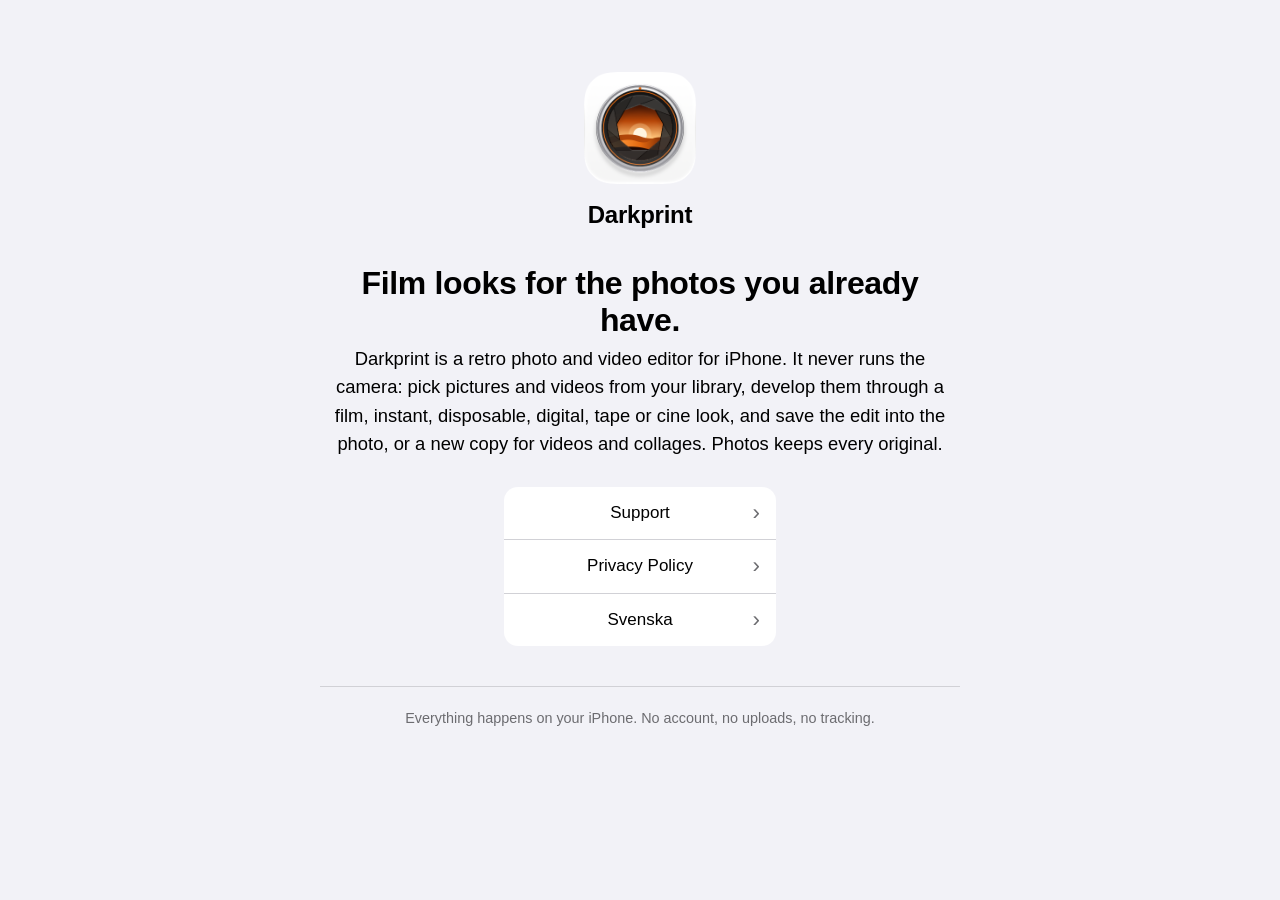
<file: index.html>
<!doctype html>
<html lang="en">
<head>
<meta charset="utf-8">
<meta name="viewport" content="width=device-width, initial-scale=1">
<title>Darkprint</title>
<meta name="description" content="A retro photo and video editor for iPhone. Support and privacy policy.">
<link rel="alternate" hreflang="en" href="./">
<link rel="alternate" hreflang="sv" href="sv/">
<link rel="icon" type="image/png" href="images/icon.png">
<link rel="icon" type="image/png" href="images/icon-dark.png" media="(prefers-color-scheme: dark)">
<link rel="stylesheet" href="style.css">
</head>
<body>
<main class="landing">
<div class="hero">
  <picture>
    <source srcset="images/icon-dark.png" media="(prefers-color-scheme: dark)">
    <img src="images/icon.png" width="112" height="112" alt="">
  </picture>
  <span class="name">Darkprint</span>
</div>
<h1>Film looks for the photos you already have.</h1>
<p class="lead">Darkprint is a retro photo and video editor for iPhone. It never runs the camera: pick pictures and videos from your library, develop them through a film, instant, disposable, digital, tape or cine look, and save the edit into the photo, or a new copy for videos and collages. Photos keeps every original.</p>
<div class="group">
  <a href="support/">Support</a>
  <a href="privacy/">Privacy Policy</a>
  <a href="sv/" hreflang="sv" lang="sv">Svenska</a>
</div>
<hr>
<footer>Everything happens on your iPhone. No account, no uploads, no tracking.</footer>
</main>
</body>
</html>
</file>
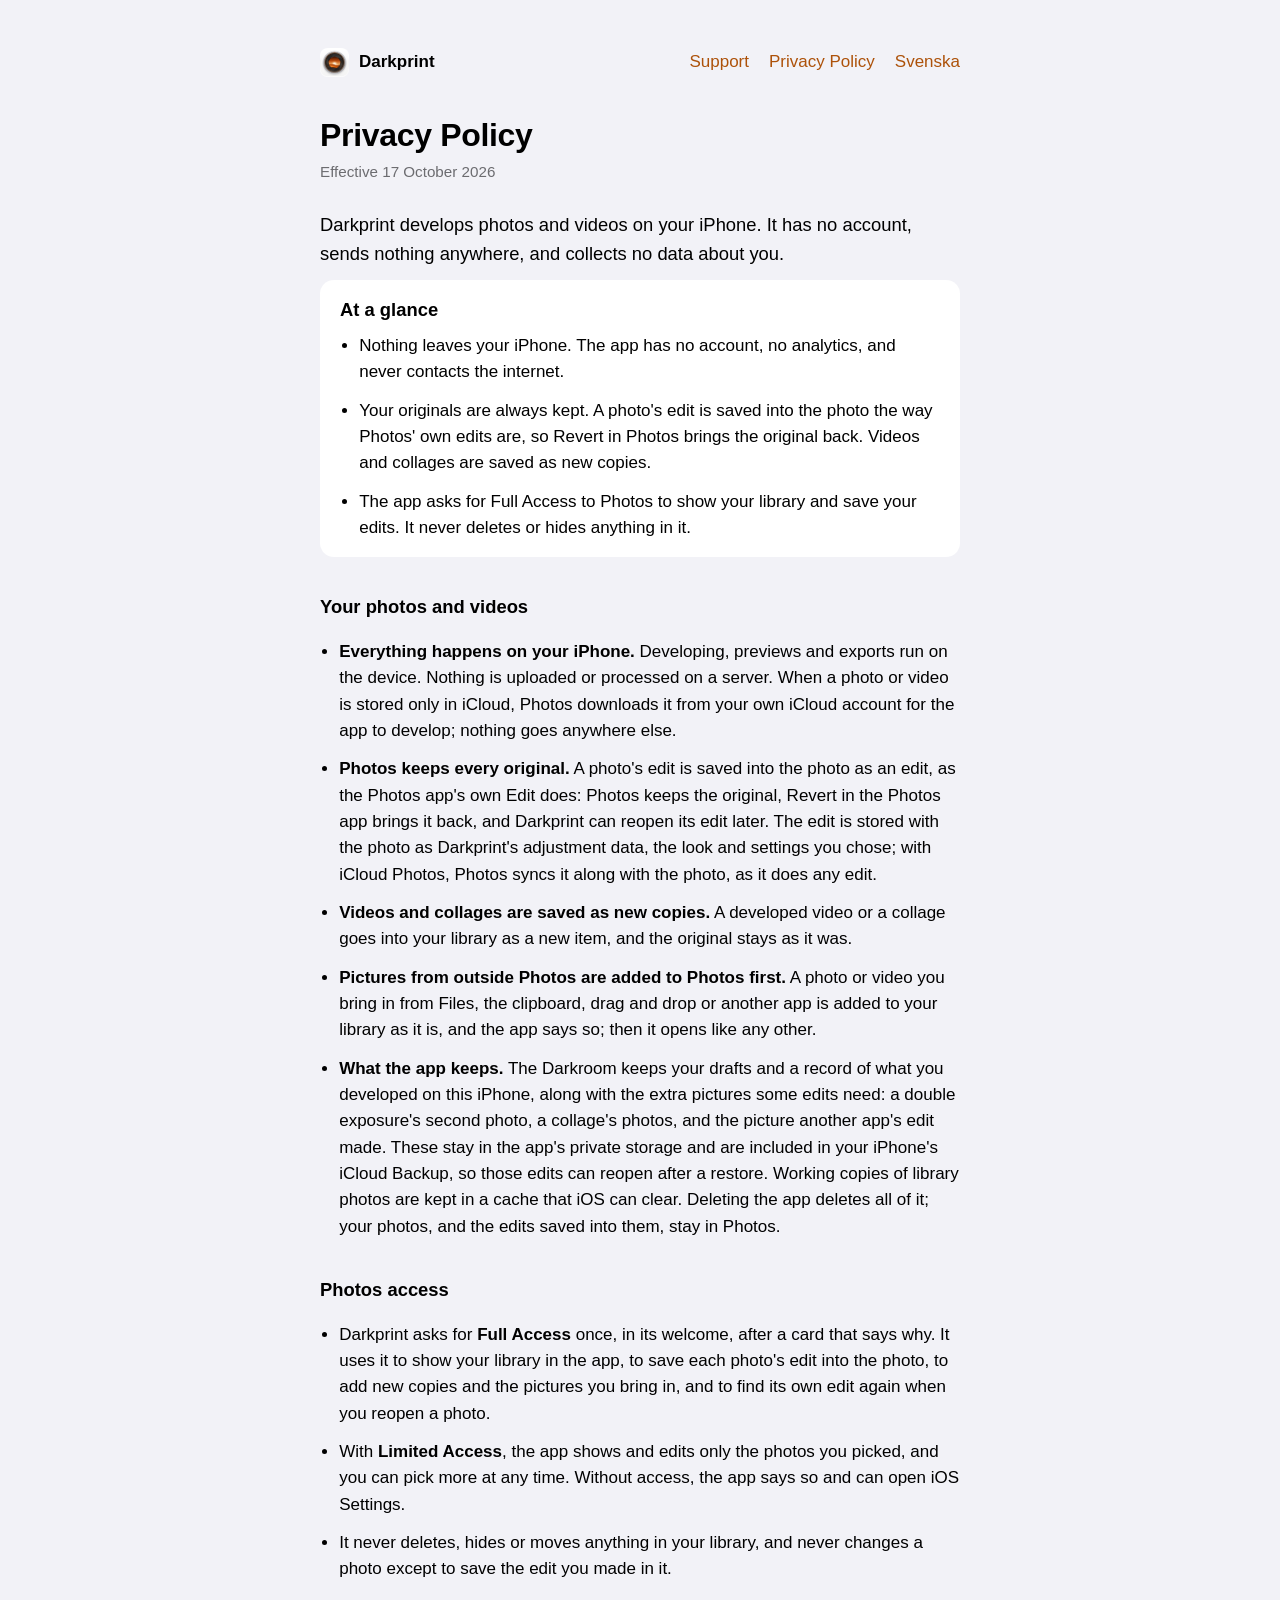
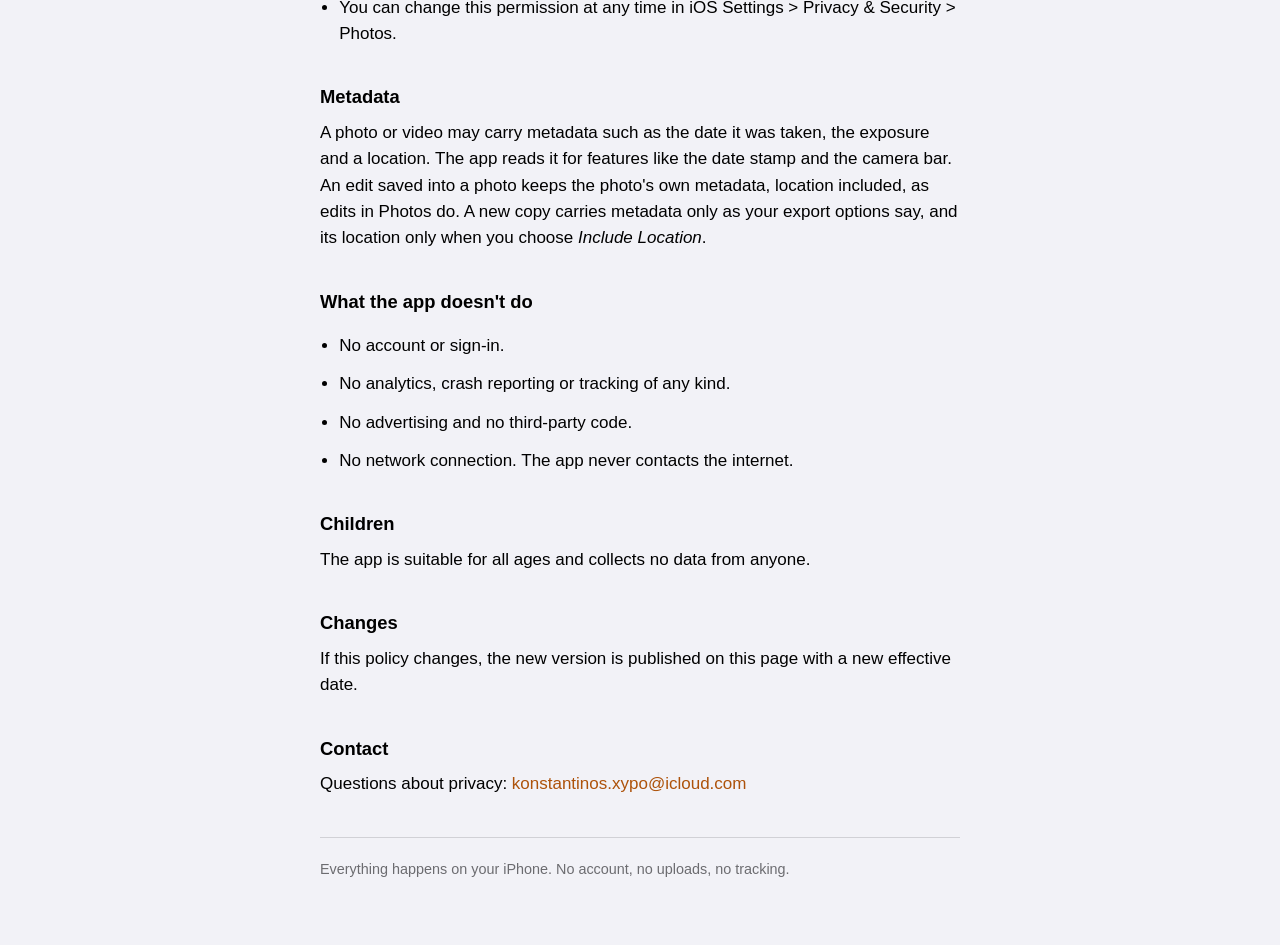
<file: privacy/index.html>
<!doctype html>
<html lang="en">
<head>
<meta charset="utf-8">
<meta name="viewport" content="width=device-width, initial-scale=1">
<title>Privacy Policy · Darkprint</title>
<meta name="description" content="Darkprint develops photos on your iPhone, sends nothing anywhere and collects no data.">
<link rel="alternate" hreflang="en" href="./">
<link rel="alternate" hreflang="sv" href="../sv/privacy/">
<link rel="icon" type="image/png" href="../images/icon.png">
<link rel="icon" type="image/png" href="../images/icon-dark.png" media="(prefers-color-scheme: dark)">
<link rel="stylesheet" href="../style.css">
</head>
<body>
<main>
<header>
  <a class="brand" href="../"><picture><source srcset="../images/icon-dark.png" media="(prefers-color-scheme: dark)"><img src="../images/icon.png" width="29" height="29" alt=""></picture>Darkprint</a>
  <nav><a href="../support/">Support</a><a href="../privacy/">Privacy Policy</a><a href="../sv/privacy/" hreflang="sv" lang="sv">Svenska</a></nav>
</header>
<h1>Privacy Policy</h1>
<p class="meta">Effective 17 October 2026</p>
<p class="lead">Darkprint develops photos and videos on your iPhone. It has no account, sends nothing anywhere, and collects no data about you.</p>

<section class="glance">
  <h2>At a glance</h2>
  <ul>
    <li>Nothing leaves your iPhone. The app has no account, no analytics, and never contacts the internet.</li>
    <li>Your originals are always kept. A photo's edit is saved into the photo the way Photos' own edits are, so Revert in Photos brings the original back. Videos and collages are saved as new copies.</li>
    <li>The app asks for Full Access to Photos to show your library and save your edits. It never deletes or hides anything in it.</li>
  </ul>
</section>

<h2>Your photos and videos</h2>
<ul>
  <li><strong>Everything happens on your iPhone.</strong> Developing, previews and exports run on the device. Nothing is uploaded or processed on a server. When a photo or video is stored only in iCloud, Photos downloads it from your own iCloud account for the app to develop; nothing goes anywhere else.</li>
  <li><strong>Photos keeps every original.</strong> A photo's edit is saved into the photo as an edit, as the Photos app's own Edit does: Photos keeps the original, Revert in the Photos app brings it back, and Darkprint can reopen its edit later. The edit is stored with the photo as Darkprint's adjustment data, the look and settings you chose; with iCloud Photos, Photos syncs it along with the photo, as it does any edit.</li>
  <li><strong>Videos and collages are saved as new copies.</strong> A developed video or a collage goes into your library as a new item, and the original stays as it was.</li>
  <li><strong>Pictures from outside Photos are added to Photos first.</strong> A photo or video you bring in from Files, the clipboard, drag and drop or another app is added to your library as it is, and the app says so; then it opens like any other.</li>
  <li><strong>What the app keeps.</strong> The Darkroom keeps your drafts and a record of what you developed on this iPhone, along with the extra pictures some edits need: a double exposure's second photo, a collage's photos, and the picture another app's edit made. These stay in the app's private storage and are included in your iPhone's iCloud Backup, so those edits can reopen after a restore. Working copies of library photos are kept in a cache that iOS can clear. Deleting the app deletes all of it; your photos, and the edits saved into them, stay in Photos.</li>
</ul>

<h2>Photos access</h2>
<ul>
  <li>Darkprint asks for <strong>Full Access</strong> once, in its welcome, after a card that says why. It uses it to show your library in the app, to save each photo's edit into the photo, to add new copies and the pictures you bring in, and to find its own edit again when you reopen a photo.</li>
  <li>With <strong>Limited Access</strong>, the app shows and edits only the photos you picked, and you can pick more at any time. Without access, the app says so and can open iOS Settings.</li>
  <li>It never deletes, hides or moves anything in your library, and never changes a photo except to save the edit you made in it.</li>
  <li>You can change this permission at any time in iOS Settings &gt; Privacy &amp; Security &gt; Photos.</li>
</ul>

<h2>Metadata</h2>
<p>A photo or video may carry metadata such as the date it was taken, the exposure and a location. The app reads it for features like the date stamp and the camera bar. An edit saved into a photo keeps the photo's own metadata, location included, as edits in Photos do. A new copy carries metadata only as your export options say, and its location only when you choose <em>Include Location</em>.</p>

<h2>What the app doesn't do</h2>
<ul>
  <li>No account or sign-in.</li>
  <li>No analytics, crash reporting or tracking of any kind.</li>
  <li>No advertising and no third-party code.</li>
  <li>No network connection. The app never contacts the internet.</li>
</ul>

<h2>Children</h2>
<p>The app is suitable for all ages and collects no data from anyone.</p>

<h2>Changes</h2>
<p>If this policy changes, the new version is published on this page with a new effective date.</p>

<h2>Contact</h2>
<p>Questions about privacy: <a href="mailto:konstantinos.xypo@icloud.com?subject=Darkprint%20privacy%20question&amp;body=Hello%2C%0A%0A">konstantinos.xypo@icloud.com</a></p>

<hr>
<footer>Everything happens on your iPhone. No account, no uploads, no tracking.</footer>
</main>
</body>
</html>
</file>
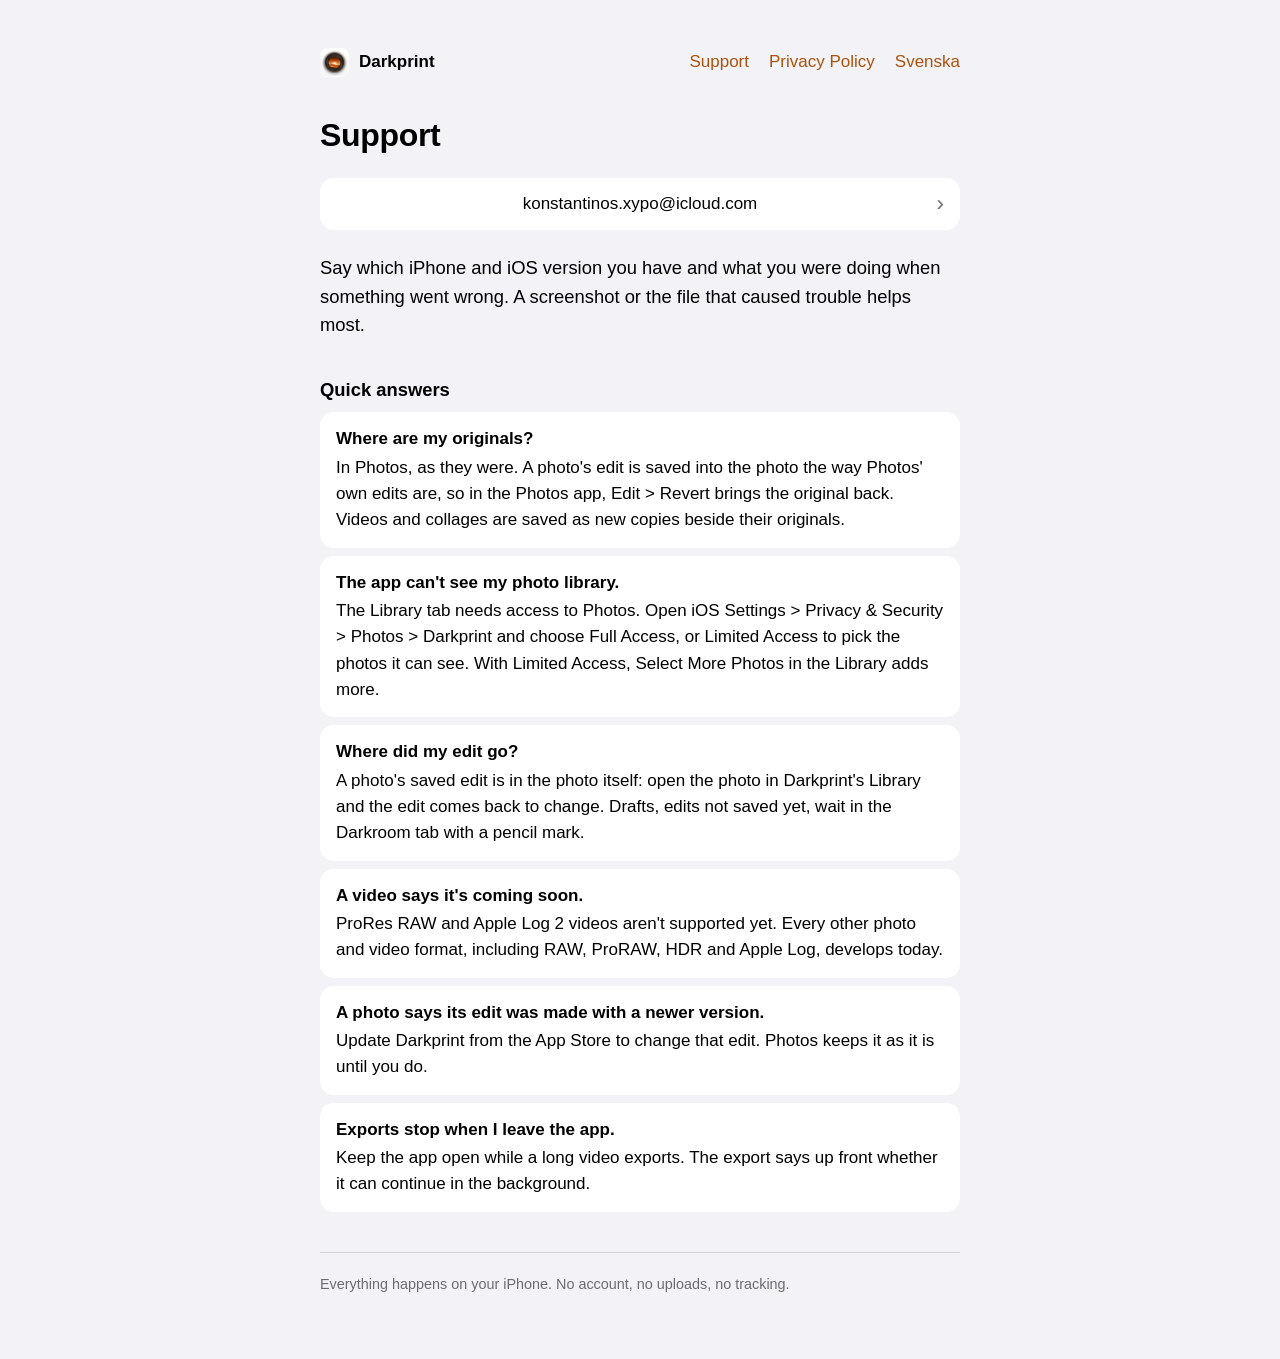
<file: support/index.html>
<!doctype html>
<html lang="en">
<head>
<meta charset="utf-8">
<meta name="viewport" content="width=device-width, initial-scale=1">
<title>Support · Darkprint</title>
<meta name="description" content="Get help with Darkprint, the retro photo and video editor for iPhone.">
<link rel="alternate" hreflang="en" href="./">
<link rel="alternate" hreflang="sv" href="../sv/support/">
<link rel="icon" type="image/png" href="../images/icon.png">
<link rel="icon" type="image/png" href="../images/icon-dark.png" media="(prefers-color-scheme: dark)">
<link rel="stylesheet" href="../style.css">
</head>
<body>
<main>
<header>
  <a class="brand" href="../"><picture><source srcset="../images/icon-dark.png" media="(prefers-color-scheme: dark)"><img src="../images/icon.png" width="29" height="29" alt=""></picture>Darkprint</a>
  <nav><a href="../support/">Support</a><a href="../privacy/">Privacy Policy</a><a href="../sv/support/" hreflang="sv" lang="sv">Svenska</a></nav>
</header>
<h1>Support</h1>
<div class="group">
  <a href="mailto:konstantinos.xypo@icloud.com?subject=Darkprint%20support&amp;body=Hello%2C%0A%0AiPhone%20model%3A%0AiOS%20version%3A%0ADarkprint%20version%3A%0A%0AWhat%20happened%3A%0A">konstantinos.xypo@icloud.com</a>
</div>
<p class="lead">Say which iPhone and iOS version you have and what you were doing when something went wrong. A screenshot or the file that caused trouble helps most.</p>

<h2>Quick answers</h2>
<ul class="cards">
  <li><strong>Where are my originals?</strong> In Photos, as they were. A photo's edit is saved into the photo the way Photos' own edits are, so in the Photos app, Edit &gt; Revert brings the original back. Videos and collages are saved as new copies beside their originals.</li>
  <li><strong>The app can't see my photo library.</strong> The Library tab needs access to Photos. Open iOS Settings &gt; Privacy &amp; Security &gt; Photos &gt; Darkprint and choose Full Access, or Limited Access to pick the photos it can see. With Limited Access, Select More Photos in the Library adds more.</li>
  <li><strong>Where did my edit go?</strong> A photo's saved edit is in the photo itself: open the photo in Darkprint's Library and the edit comes back to change. Drafts, edits not saved yet, wait in the Darkroom tab with a pencil mark.</li>
  <li><strong>A video says it's coming soon.</strong> ProRes RAW and Apple Log 2 videos aren't supported yet. Every other photo and video format, including RAW, ProRAW, HDR and Apple Log, develops today.</li>
  <li><strong>A photo says its edit was made with a newer version.</strong> Update Darkprint from the App Store to change that edit. Photos keeps it as it is until you do.</li>
  <li><strong>Exports stop when I leave the app.</strong> Keep the app open while a long video exports. The export says up front whether it can continue in the background.</li>
</ul>

<hr>
<footer>Everything happens on your iPhone. No account, no uploads, no tracking.</footer>
</main>
</body>
</html>
</file>
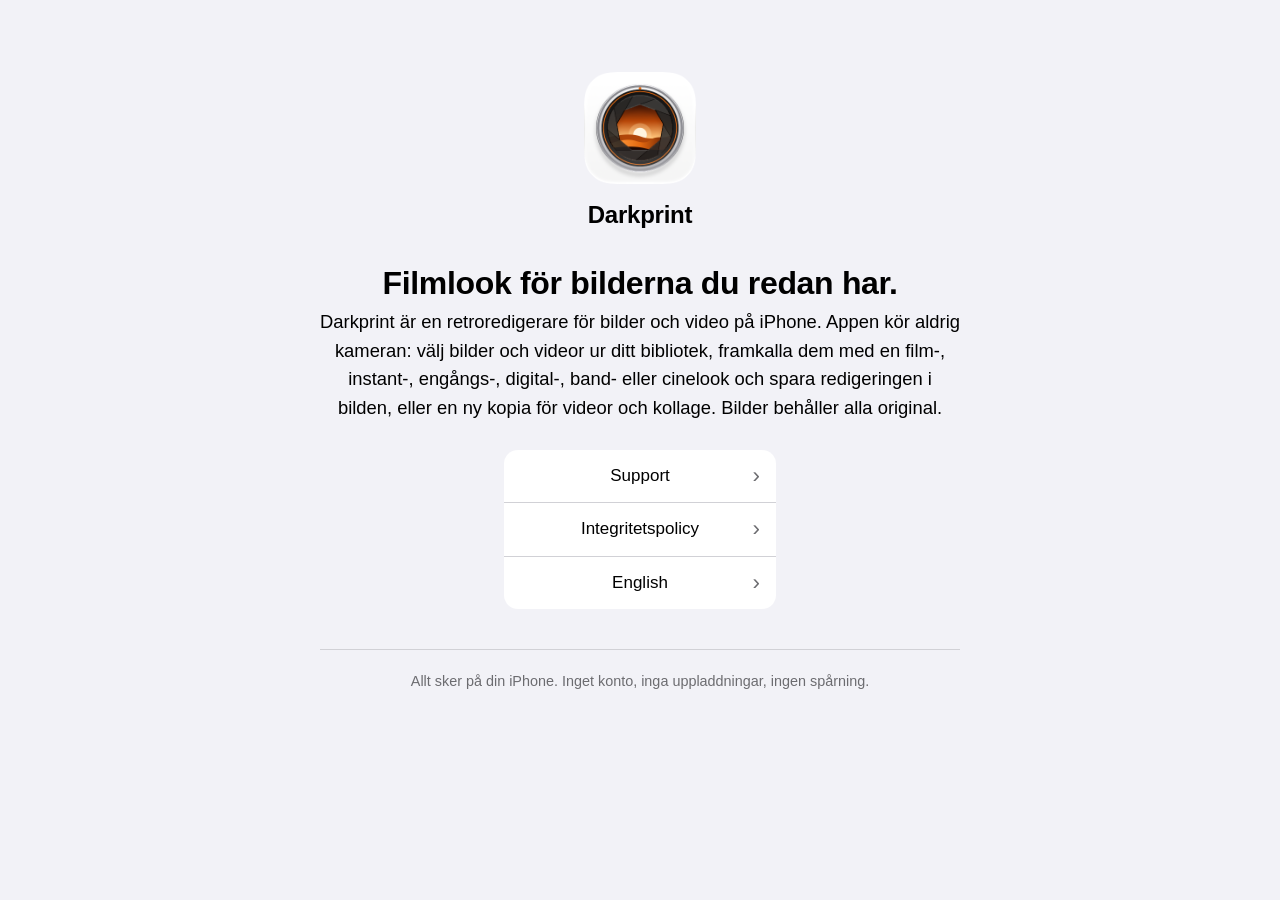
<file: sv/index.html>
<!doctype html>
<html lang="sv">
<head>
<meta charset="utf-8">
<meta name="viewport" content="width=device-width, initial-scale=1">
<title>Darkprint</title>
<meta name="description" content="En retroredigerare för bilder och video på iPhone. Support och integritetspolicy.">
<link rel="alternate" hreflang="en" href="../">
<link rel="alternate" hreflang="sv" href="./">
<link rel="icon" type="image/png" href="../images/icon.png">
<link rel="icon" type="image/png" href="../images/icon-dark.png" media="(prefers-color-scheme: dark)">
<link rel="stylesheet" href="../style.css">
</head>
<body>
<main class="landing">
<div class="hero">
  <picture>
    <source srcset="../images/icon-dark.png" media="(prefers-color-scheme: dark)">
    <img src="../images/icon.png" width="112" height="112" alt="">
  </picture>
  <span class="name">Darkprint</span>
</div>
<h1>Filmlook för bilderna du redan har.</h1>
<p class="lead">Darkprint är en retroredigerare för bilder och video på iPhone. Appen kör aldrig kameran: välj bilder och videor ur ditt bibliotek, framkalla dem med en film-, instant-, engångs-, digital-, band- eller cinelook och spara redigeringen i bilden, eller en ny kopia för videor och kollage. Bilder behåller alla original.</p>
<div class="group">
  <a href="support/">Support</a>
  <a href="privacy/">Integritetspolicy</a>
  <a href="../" hreflang="en" lang="en">English</a>
</div>
<hr>
<footer>Allt sker på din iPhone. Inget konto, inga uppladdningar, ingen spårning.</footer>
</main>
</body>
</html>
</file>
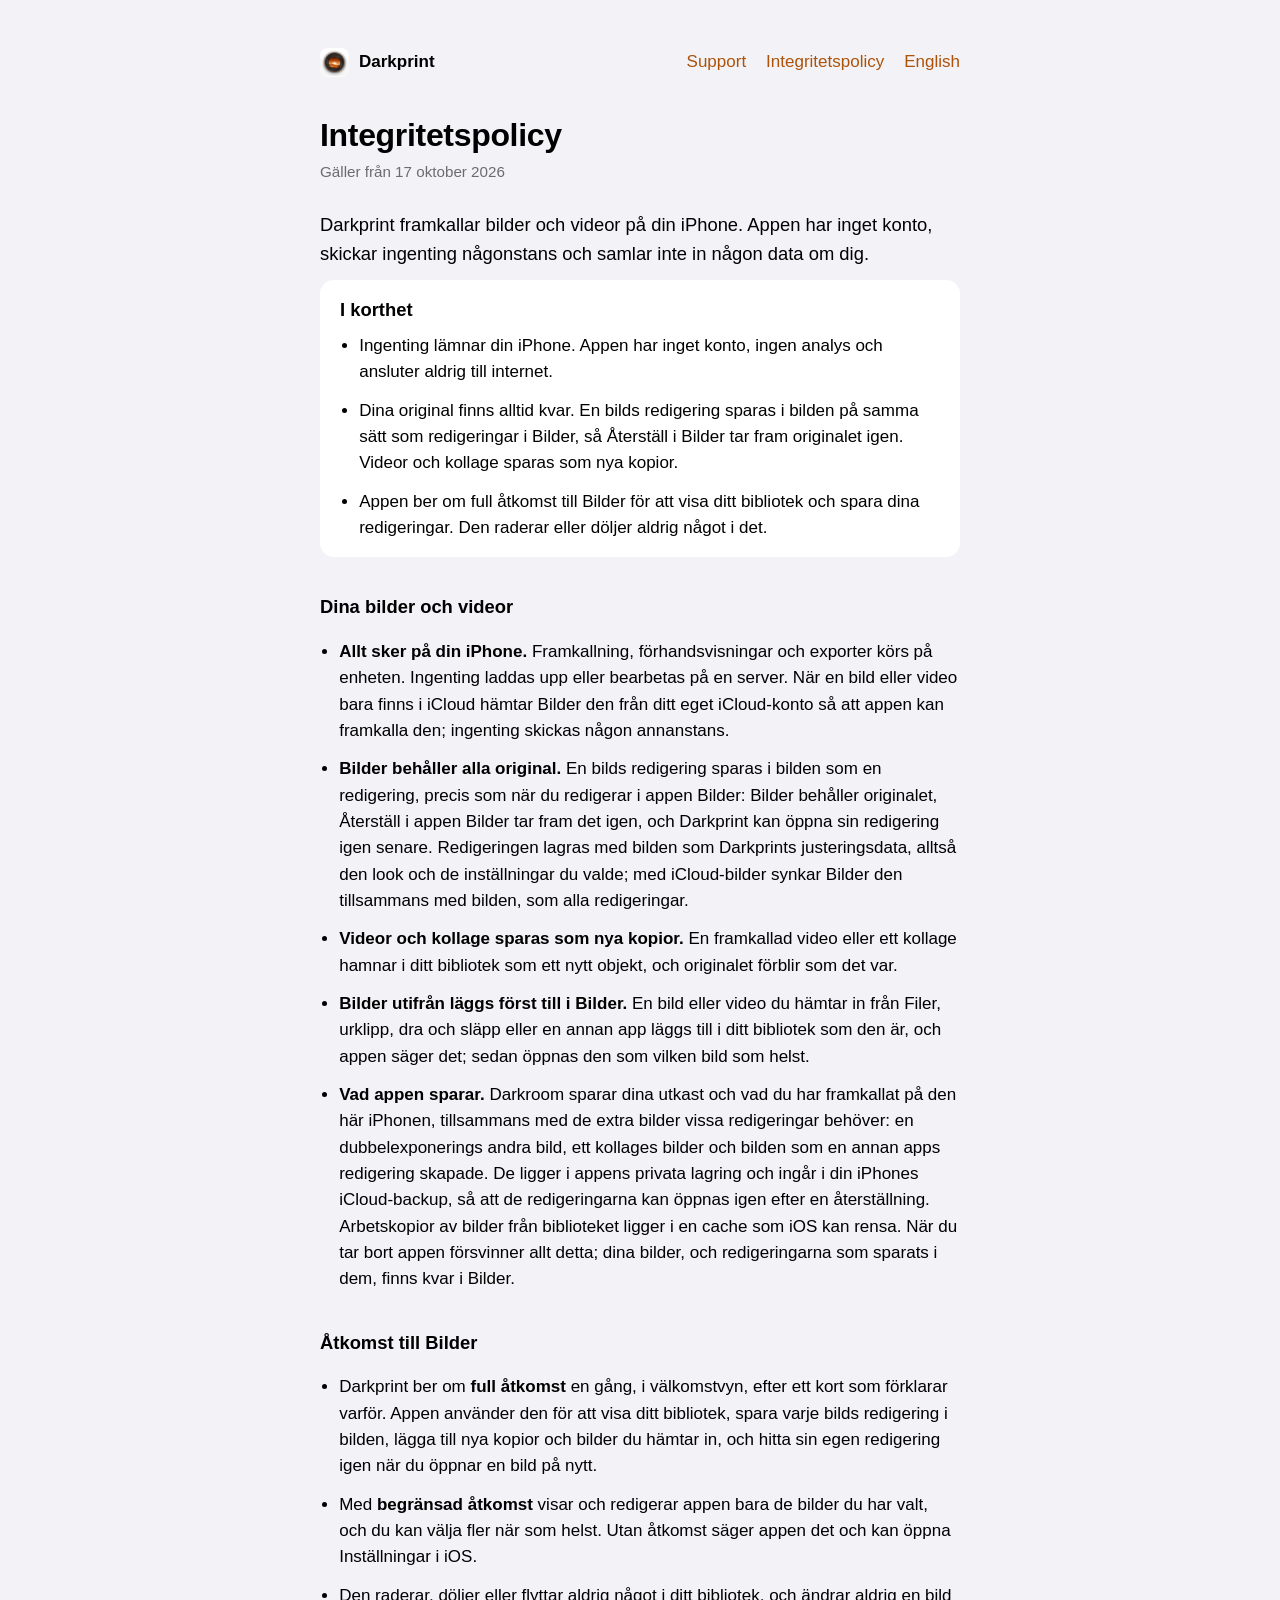
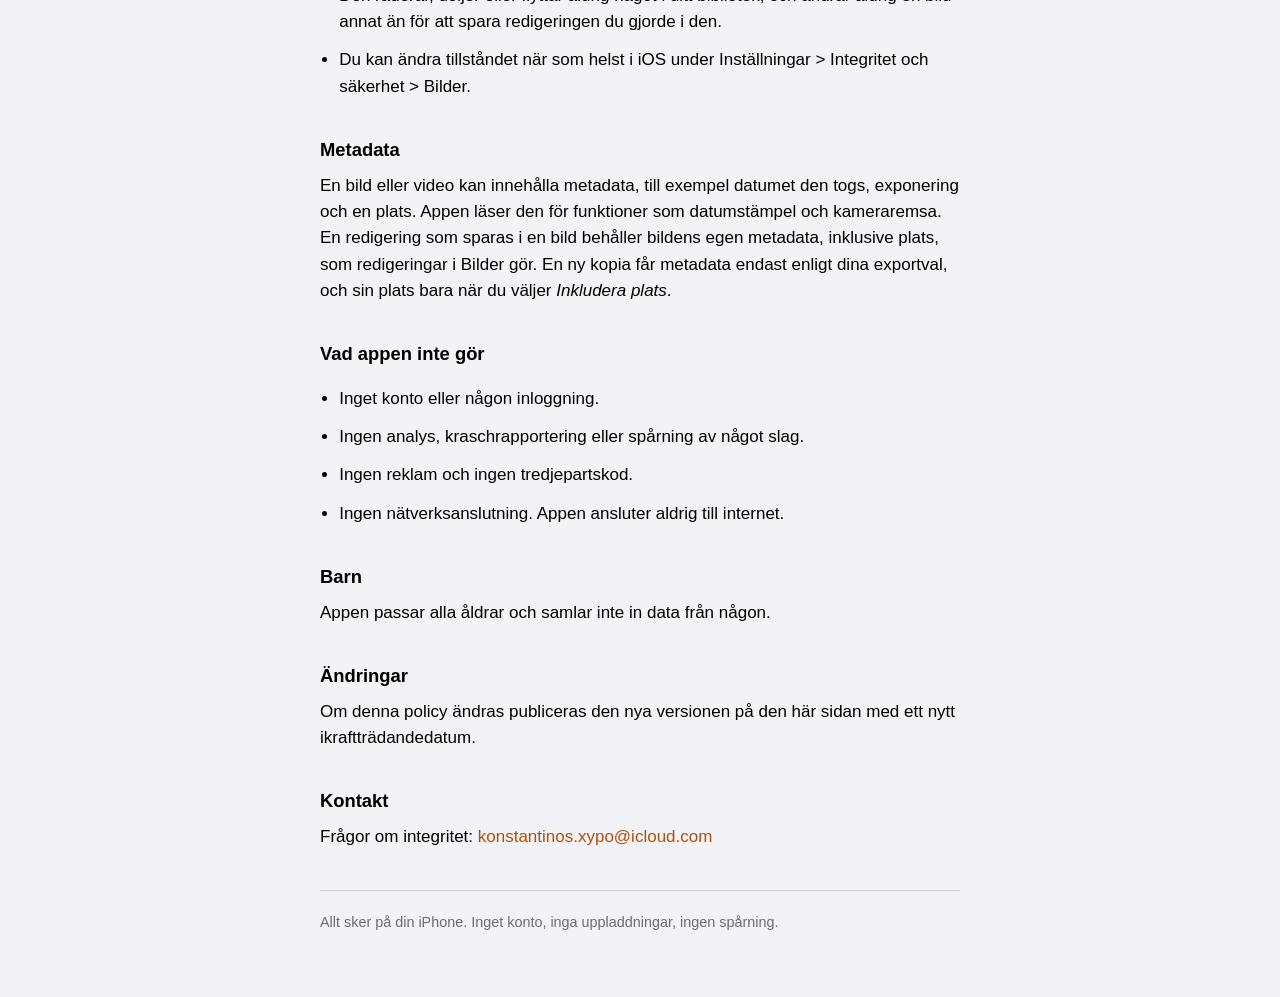
<file: sv/privacy/index.html>
<!doctype html>
<html lang="sv">
<head>
<meta charset="utf-8">
<meta name="viewport" content="width=device-width, initial-scale=1">
<title>Integritetspolicy · Darkprint</title>
<meta name="description" content="Darkprint framkallar bilder på din iPhone, skickar ingenting någonstans och samlar inte in någon data.">
<link rel="alternate" hreflang="en" href="../../privacy/">
<link rel="alternate" hreflang="sv" href="./">
<link rel="icon" type="image/png" href="../../images/icon.png">
<link rel="icon" type="image/png" href="../../images/icon-dark.png" media="(prefers-color-scheme: dark)">
<link rel="stylesheet" href="../../style.css">
</head>
<body>
<main>
<header>
  <a class="brand" href="../"><picture><source srcset="../../images/icon-dark.png" media="(prefers-color-scheme: dark)"><img src="../../images/icon.png" width="29" height="29" alt=""></picture>Darkprint</a>
  <nav><a href="../support/">Support</a><a href="../privacy/">Integritetspolicy</a><a href="../../privacy/" hreflang="en" lang="en">English</a></nav>
</header>
<h1>Integritetspolicy</h1>
<p class="meta">Gäller från 17 oktober 2026</p>
<p class="lead">Darkprint framkallar bilder och videor på din iPhone. Appen har inget konto, skickar ingenting någonstans och samlar inte in någon data om dig.</p>

<section class="glance">
  <h2>I korthet</h2>
  <ul>
    <li>Ingenting lämnar din iPhone. Appen har inget konto, ingen analys och ansluter aldrig till internet.</li>
    <li>Dina original finns alltid kvar. En bilds redigering sparas i bilden på samma sätt som redigeringar i Bilder, så Återställ i Bilder tar fram originalet igen. Videor och kollage sparas som nya kopior.</li>
    <li>Appen ber om full åtkomst till Bilder för att visa ditt bibliotek och spara dina redigeringar. Den raderar eller döljer aldrig något i det.</li>
  </ul>
</section>

<h2>Dina bilder och videor</h2>
<ul>
  <li><strong>Allt sker på din iPhone.</strong> Framkallning, förhandsvisningar och exporter körs på enheten. Ingenting laddas upp eller bearbetas på en server. När en bild eller video bara finns i iCloud hämtar Bilder den från ditt eget iCloud-konto så att appen kan framkalla den; ingenting skickas någon annanstans.</li>
  <li><strong>Bilder behåller alla original.</strong> En bilds redigering sparas i bilden som en redigering, precis som när du redigerar i appen Bilder: Bilder behåller originalet, Återställ i appen Bilder tar fram det igen, och Darkprint kan öppna sin redigering igen senare. Redigeringen lagras med bilden som Darkprints justeringsdata, alltså den look och de inställningar du valde; med iCloud-bilder synkar Bilder den tillsammans med bilden, som alla redigeringar.</li>
  <li><strong>Videor och kollage sparas som nya kopior.</strong> En framkallad video eller ett kollage hamnar i ditt bibliotek som ett nytt objekt, och originalet förblir som det var.</li>
  <li><strong>Bilder utifrån läggs först till i Bilder.</strong> En bild eller video du hämtar in från Filer, urklipp, dra och släpp eller en annan app läggs till i ditt bibliotek som den är, och appen säger det; sedan öppnas den som vilken bild som helst.</li>
  <li><strong>Vad appen sparar.</strong> Darkroom sparar dina utkast och vad du har framkallat på den här iPhonen, tillsammans med de extra bilder vissa redigeringar behöver: en dubbelexponerings andra bild, ett kollages bilder och bilden som en annan apps redigering skapade. De ligger i appens privata lagring och ingår i din iPhones iCloud-backup, så att de redigeringarna kan öppnas igen efter en återställning. Arbetskopior av bilder från biblioteket ligger i en cache som iOS kan rensa. När du tar bort appen försvinner allt detta; dina bilder, och redigeringarna som sparats i dem, finns kvar i Bilder.</li>
</ul>

<h2>Åtkomst till Bilder</h2>
<ul>
  <li>Darkprint ber om <strong>full åtkomst</strong> en gång, i välkomstvyn, efter ett kort som förklarar varför. Appen använder den för att visa ditt bibliotek, spara varje bilds redigering i bilden, lägga till nya kopior och bilder du hämtar in, och hitta sin egen redigering igen när du öppnar en bild på nytt.</li>
  <li>Med <strong>begränsad åtkomst</strong> visar och redigerar appen bara de bilder du har valt, och du kan välja fler när som helst. Utan åtkomst säger appen det och kan öppna Inställningar i iOS.</li>
  <li>Den raderar, döljer eller flyttar aldrig något i ditt bibliotek, och ändrar aldrig en bild annat än för att spara redigeringen du gjorde i den.</li>
  <li>Du kan ändra tillståndet när som helst i iOS under Inställningar &gt; Integritet och säkerhet &gt; Bilder.</li>
</ul>

<h2>Metadata</h2>
<p>En bild eller video kan innehålla metadata, till exempel datumet den togs, exponering och en plats. Appen läser den för funktioner som datumstämpel och kameraremsa. En redigering som sparas i en bild behåller bildens egen metadata, inklusive plats, som redigeringar i Bilder gör. En ny kopia får metadata endast enligt dina exportval, och sin plats bara när du väljer <em>Inkludera plats</em>.</p>

<h2>Vad appen inte gör</h2>
<ul>
  <li>Inget konto eller någon inloggning.</li>
  <li>Ingen analys, kraschrapportering eller spårning av något slag.</li>
  <li>Ingen reklam och ingen tredjepartskod.</li>
  <li>Ingen nätverksanslutning. Appen ansluter aldrig till internet.</li>
</ul>

<h2>Barn</h2>
<p>Appen passar alla åldrar och samlar inte in data från någon.</p>

<h2>Ändringar</h2>
<p>Om denna policy ändras publiceras den nya versionen på den här sidan med ett nytt ikraftträdandedatum.</p>

<h2>Kontakt</h2>
<p>Frågor om integritet: <a href="mailto:konstantinos.xypo@icloud.com?subject=Darkprint%20integritetsfr%C3%A5ga&amp;body=Hej%2C%0A%0A">konstantinos.xypo@icloud.com</a></p>

<hr>
<footer>Allt sker på din iPhone. Inget konto, inga uppladdningar, ingen spårning.</footer>
</main>
</body>
</html>
</file>
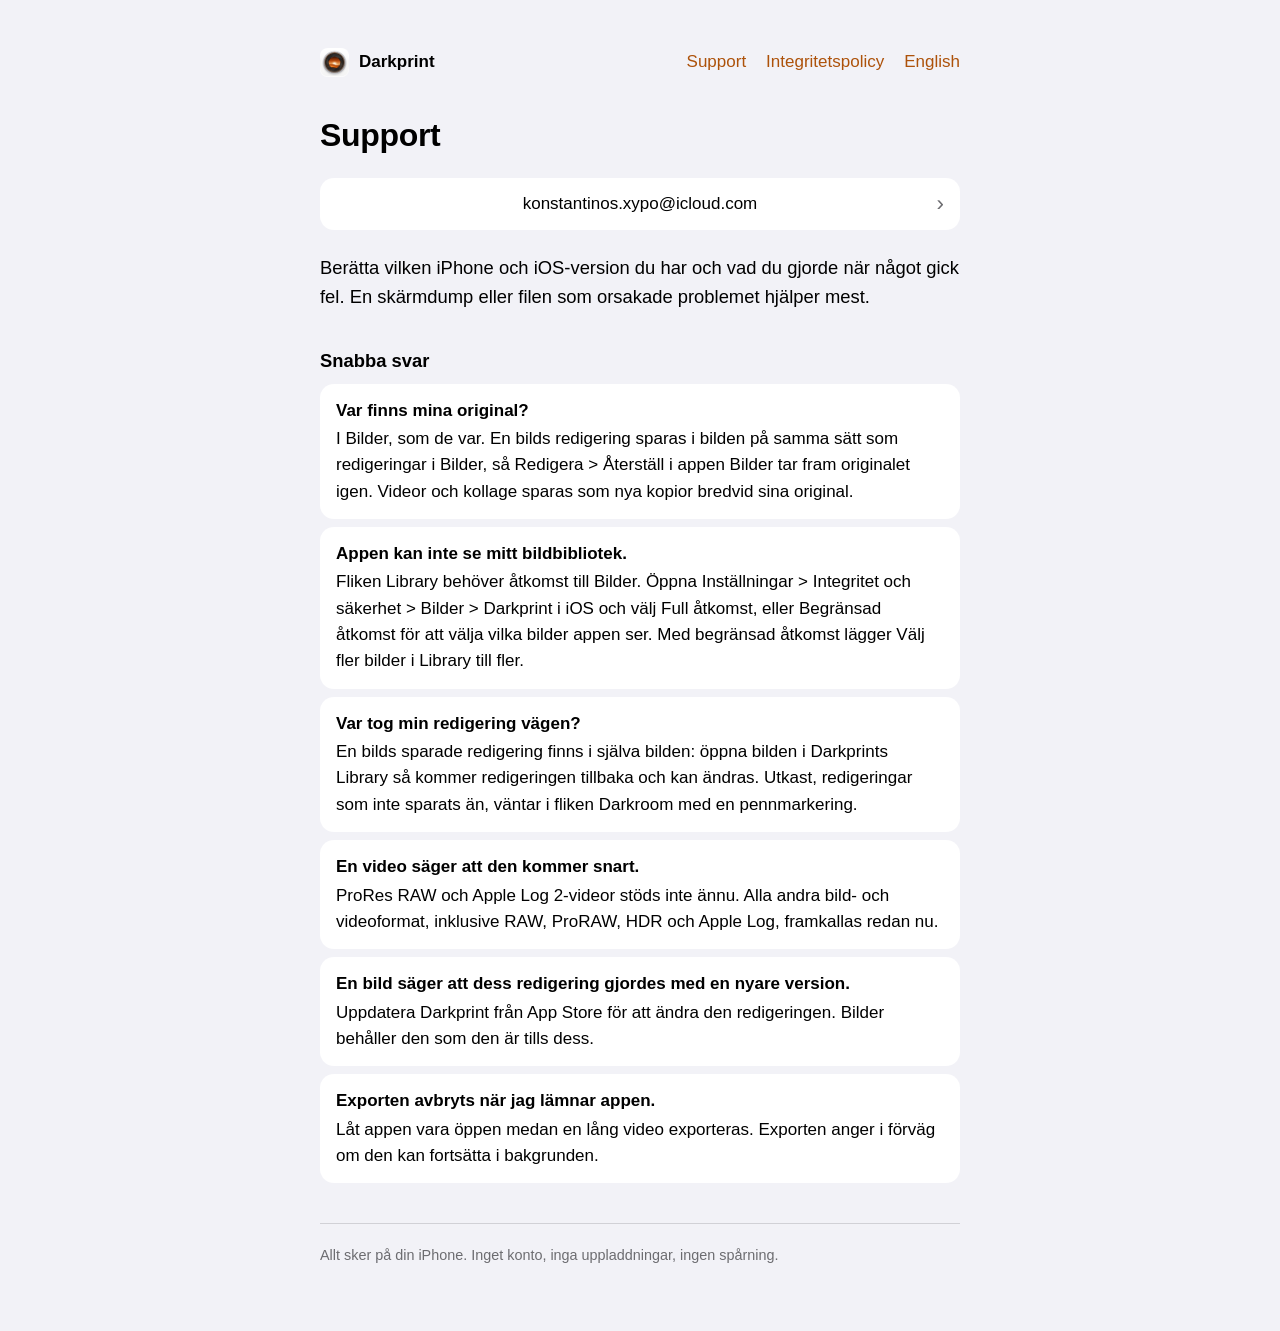
<file: sv/support/index.html>
<!doctype html>
<html lang="sv">
<head>
<meta charset="utf-8">
<meta name="viewport" content="width=device-width, initial-scale=1">
<title>Support · Darkprint</title>
<meta name="description" content="Få hjälp med Darkprint, retrofoto- och videoredigeraren för iPhone.">
<link rel="alternate" hreflang="en" href="../../support/">
<link rel="alternate" hreflang="sv" href="./">
<link rel="icon" type="image/png" href="../../images/icon.png">
<link rel="icon" type="image/png" href="../../images/icon-dark.png" media="(prefers-color-scheme: dark)">
<link rel="stylesheet" href="../../style.css">
</head>
<body>
<main>
<header>
  <a class="brand" href="../"><picture><source srcset="../../images/icon-dark.png" media="(prefers-color-scheme: dark)"><img src="../../images/icon.png" width="29" height="29" alt=""></picture>Darkprint</a>
  <nav><a href="../support/">Support</a><a href="../privacy/">Integritetspolicy</a><a href="../../support/" hreflang="en" lang="en">English</a></nav>
</header>
<h1>Support</h1>
<div class="group">
  <a href="mailto:konstantinos.xypo@icloud.com?subject=Darkprint%20support&amp;body=Hej%2C%0A%0AiPhone-modell%3A%0AiOS-version%3A%0ADarkprint-version%3A%0A%0AVad%20h%C3%A4nde%3A%0A">konstantinos.xypo@icloud.com</a>
</div>
<p class="lead">Berätta vilken iPhone och iOS-version du har och vad du gjorde när något gick fel. En skärmdump eller filen som orsakade problemet hjälper mest.</p>

<h2>Snabba svar</h2>
<ul class="cards">
  <li><strong>Var finns mina original?</strong> I Bilder, som de var. En bilds redigering sparas i bilden på samma sätt som redigeringar i Bilder, så Redigera &gt; Återställ i appen Bilder tar fram originalet igen. Videor och kollage sparas som nya kopior bredvid sina original.</li>
  <li><strong>Appen kan inte se mitt bildbibliotek.</strong> Fliken Library behöver åtkomst till Bilder. Öppna Inställningar &gt; Integritet och säkerhet &gt; Bilder &gt; Darkprint i iOS och välj Full åtkomst, eller Begränsad åtkomst för att välja vilka bilder appen ser. Med begränsad åtkomst lägger Välj fler bilder i Library till fler.</li>
  <li><strong>Var tog min redigering vägen?</strong> En bilds sparade redigering finns i själva bilden: öppna bilden i Darkprints Library så kommer redigeringen tillbaka och kan ändras. Utkast, redigeringar som inte sparats än, väntar i fliken Darkroom med en pennmarkering.</li>
  <li><strong>En video säger att den kommer snart.</strong> ProRes RAW och Apple Log 2-videor stöds inte ännu. Alla andra bild- och videoformat, inklusive RAW, ProRAW, HDR och Apple Log, framkallas redan nu.</li>
  <li><strong>En bild säger att dess redigering gjordes med en nyare version.</strong> Uppdatera Darkprint från App Store för att ändra den redigeringen. Bilder behåller den som den är tills dess.</li>
  <li><strong>Exporten avbryts när jag lämnar appen.</strong> Låt appen vara öppen medan en lång video exporteras. Exporten anger i förväg om den kan fortsätta i bakgrunden.</li>
</ul>

<hr>
<footer>Allt sker på din iPhone. Inget konto, inga uppladdningar, ingen spårning.</footer>
</main>
</body>
</html>
</file>
<file: style.css>
:root {
  color-scheme: light dark;
  --paper: #f2f2f7;
  --card: #ffffff;
  --ink: #000000;
  --quiet: #6c6c70;
  --rule: #d1d1d6;
  --accent: #ad520a;
}
@media (prefers-color-scheme: dark) {
  :root { --paper: #1c1c1c; --card: #2b2b2b; --ink: #ffffff; --quiet: #98989f; --rule: #38383a; --accent: #e66b12; }
}
* { box-sizing: border-box; }
html { background: var(--paper); }
body {
  margin: 0; padding: 0 20px 64px;
  font: 17px/1.55 -apple-system, BlinkMacSystemFont, "SF Pro Text", "Helvetica Neue", Helvetica, Arial, sans-serif;
  color: var(--ink); background: var(--paper);
  -webkit-font-smoothing: antialiased;
}
main { max-width: 40rem; margin: 0 auto; }
header { display: flex; align-items: center; justify-content: space-between; gap: 20px; padding: 48px 0 8px; }
nav { display: flex; gap: 20px; margin-left: auto; }
.brand { display: flex; align-items: center; gap: 10px; text-decoration: none; color: var(--ink); font-weight: 600; }
.brand img { display: block; width: 29px; height: 29px; flex: none; }
.landing { text-align: center; }
.hero { display: flex; flex-direction: column; align-items: center; gap: 12px; margin-top: 72px; }
.hero img { display: block; width: 112px; height: 112px; flex: none; }
.hero .name { font-size: 1.5rem; font-weight: 600; letter-spacing: -0.01em; }
h1 { font-size: 2rem; line-height: 1.15; letter-spacing: -0.01em; margin: 32px 0 6px; }
h2 { font-size: 1.15rem; margin: 36px 0 8px; }
p, li { margin: 0 0 12px; }
ul { padding-left: 1.2rem; }
.lead { font-size: 1.15rem; color: var(--ink); }
.meta { color: var(--quiet); font-size: 0.95rem; margin-bottom: 28px; }
.glance { background: var(--card); border-radius: 14px; padding: 16px 20px 4px; margin: 0 0 8px; }
.glance h2 { margin: 0 0 8px; }
.glance ul { margin: 0; }
a { color: var(--accent); text-decoration: none; }
a:hover { text-decoration: underline; }
hr { border: 0; border-top: 1px solid var(--rule); margin: 40px 0 20px; }
footer { color: var(--quiet); font-size: 0.9rem; }
.group { background: var(--card); border-radius: 14px; margin: 24px 0; overflow: hidden; text-align: left; }
.landing .group { max-width: 17rem; margin: 28px auto 24px; }
.group a { position: relative; display: flex; align-items: center; justify-content: center; text-align: center; padding: 13px 40px; color: var(--ink); }
.group a + a { border-top: 1px solid var(--rule); }
.group a::after { content: "\203a"; position: absolute; right: 16px; color: var(--quiet); font-size: 1.4rem; line-height: 1; }
.group a:hover { background: var(--paper); text-decoration: none; }
.cards { list-style: none; padding: 0; margin: 0; }
.cards li { background: var(--card); border-radius: 14px; padding: 14px 16px; margin: 0 0 8px; }
.cards strong { display: block; margin-bottom: 2px; }
</file>
